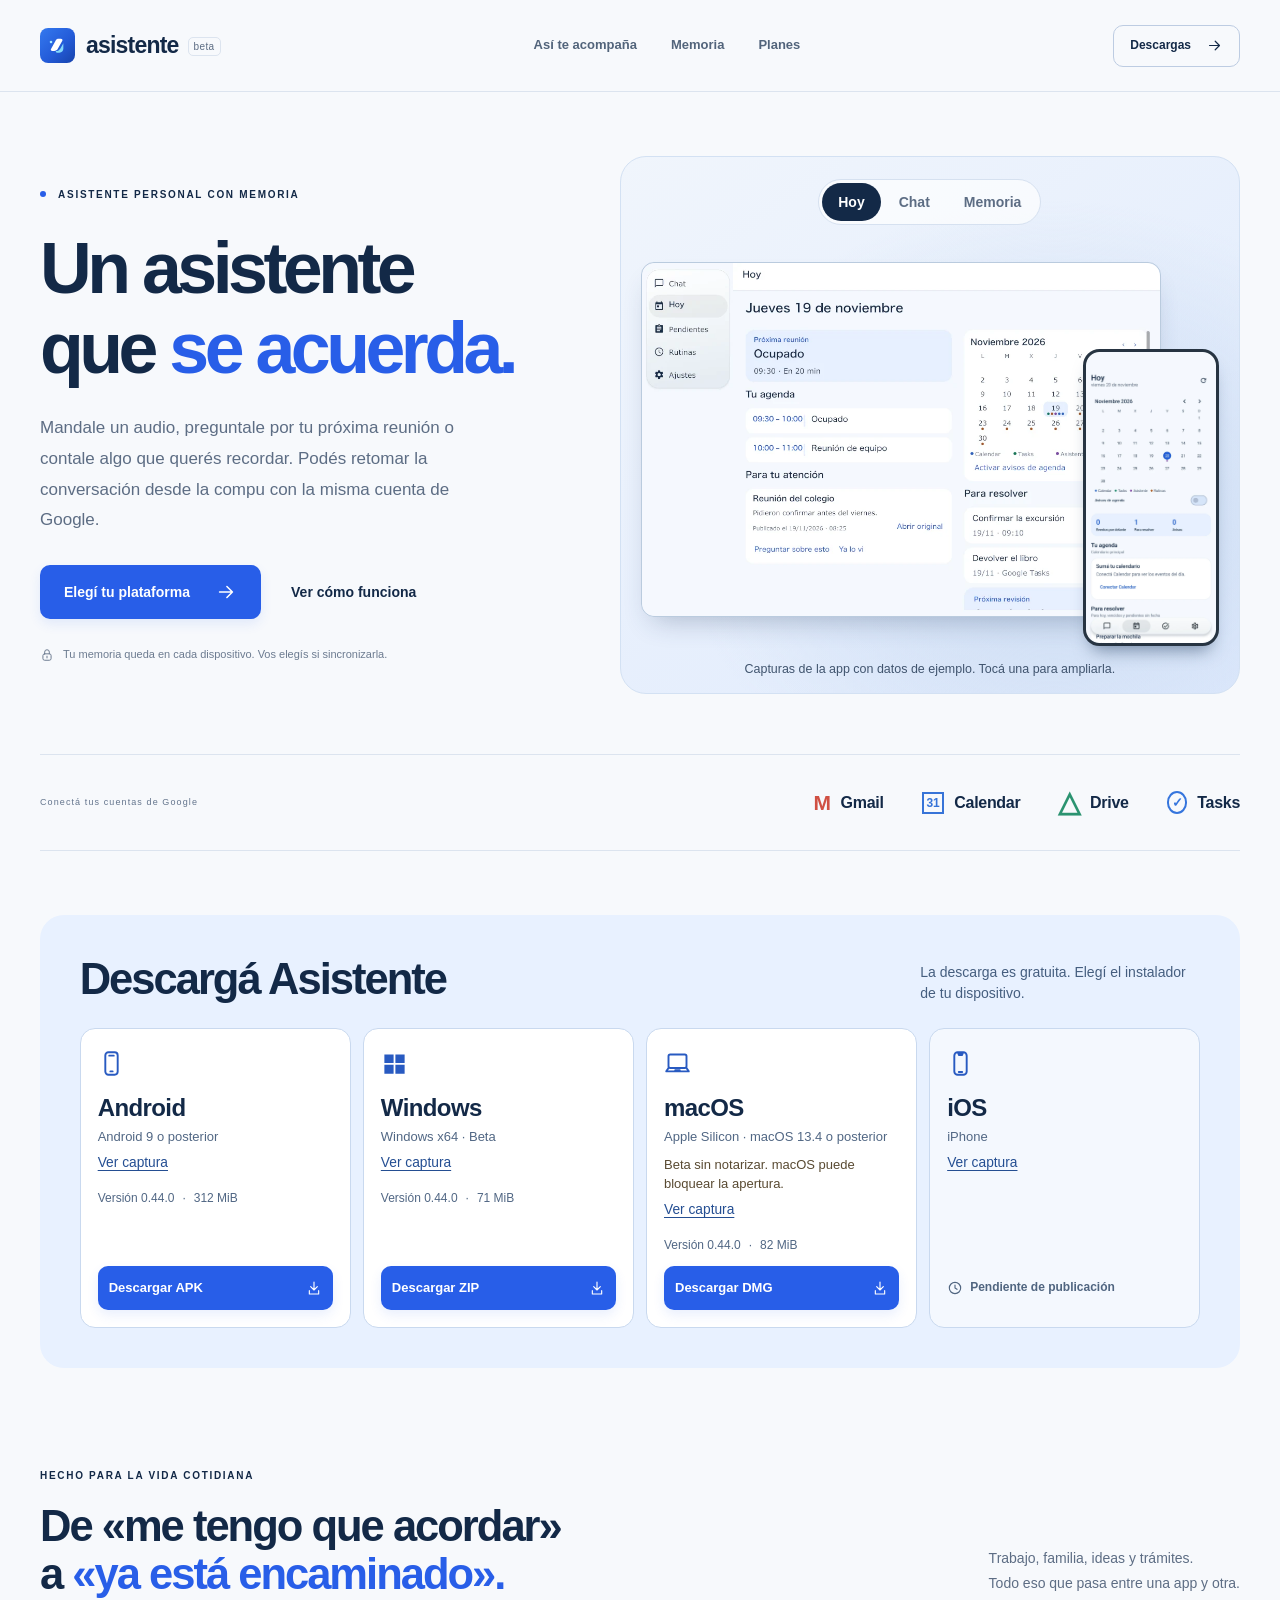
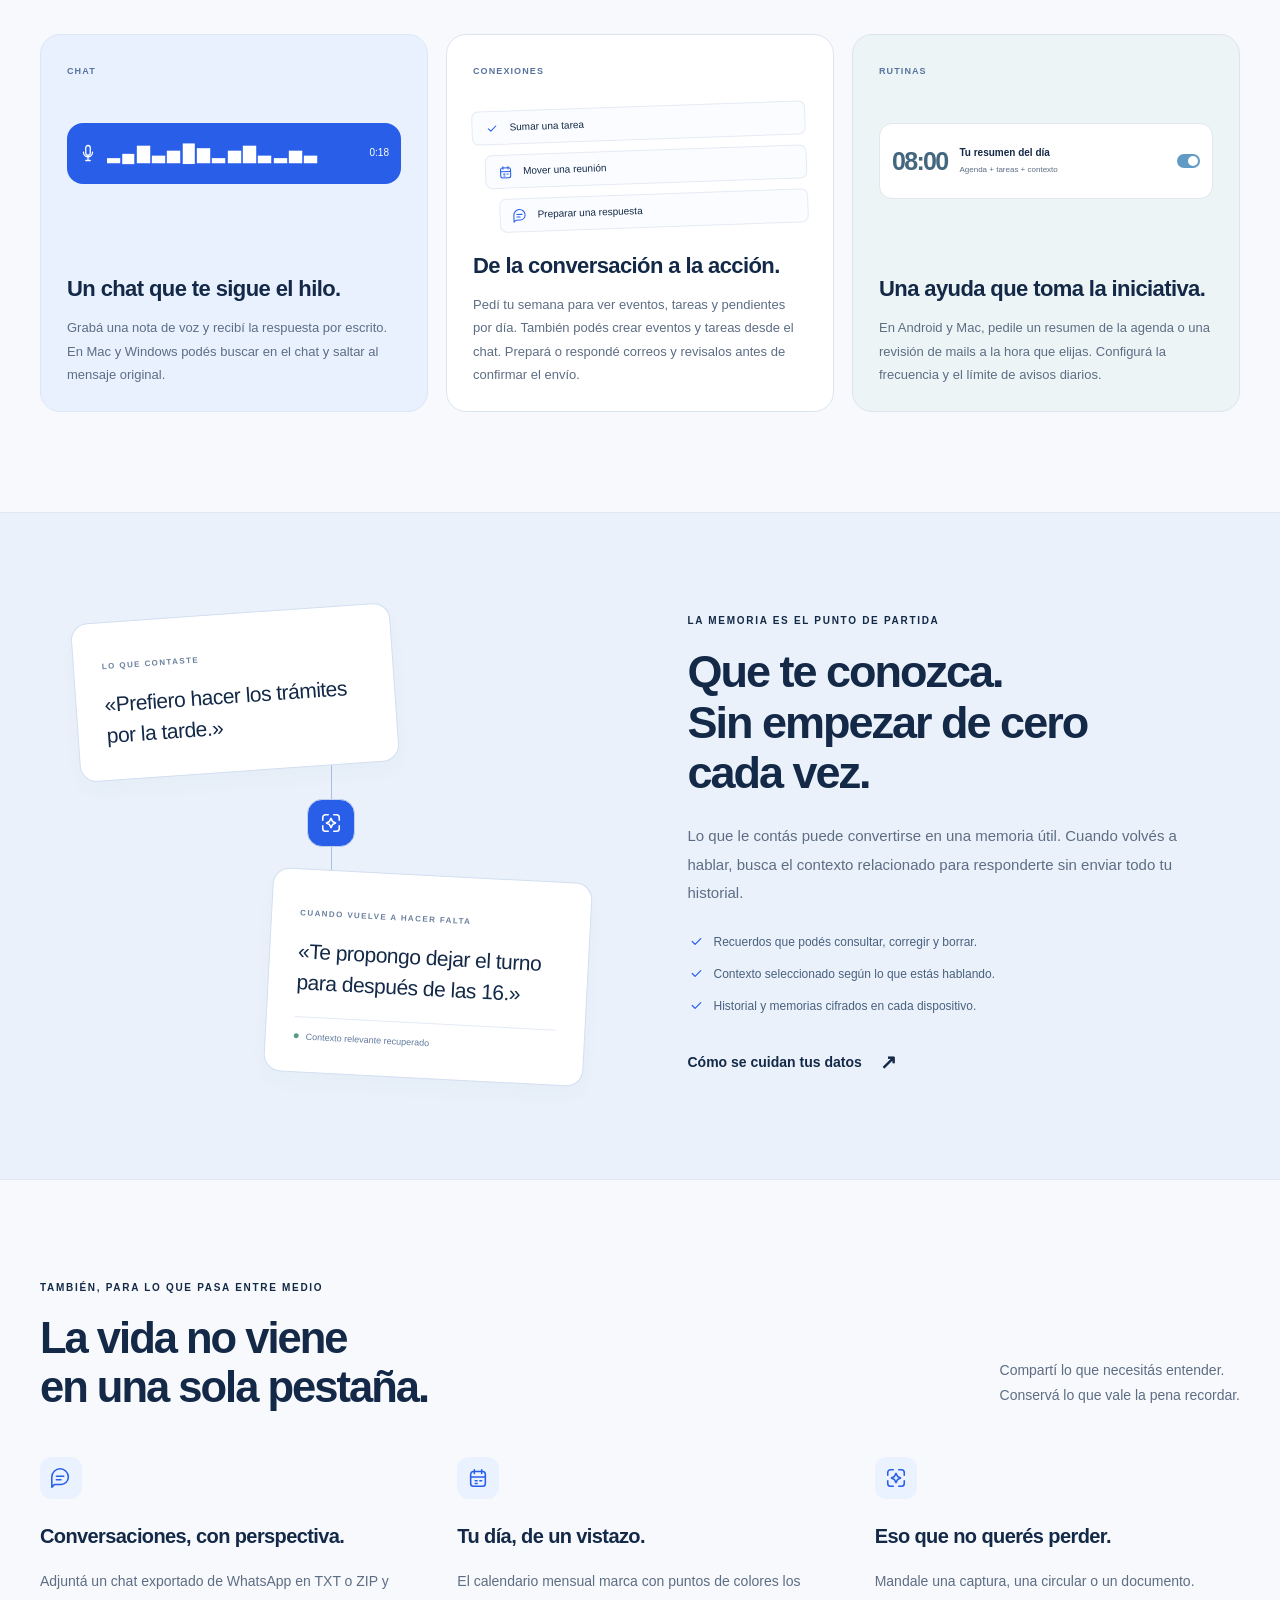
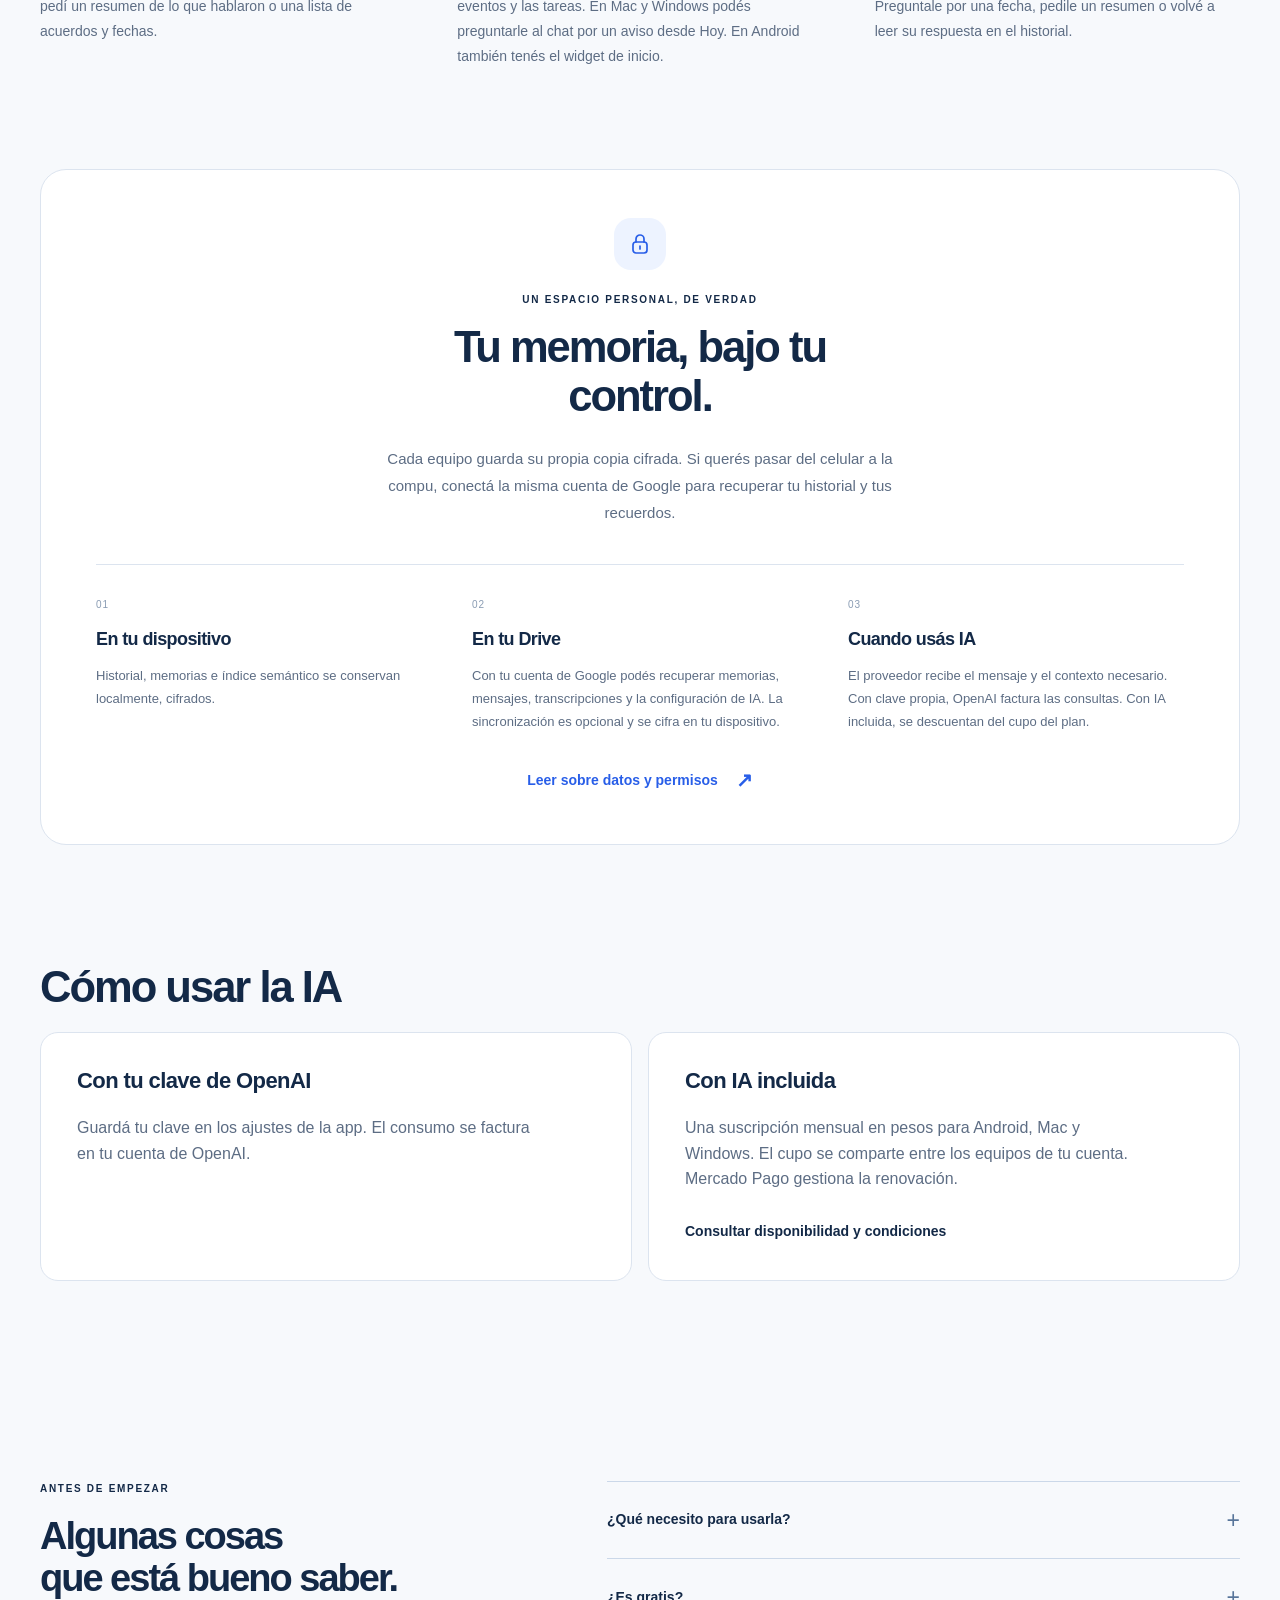
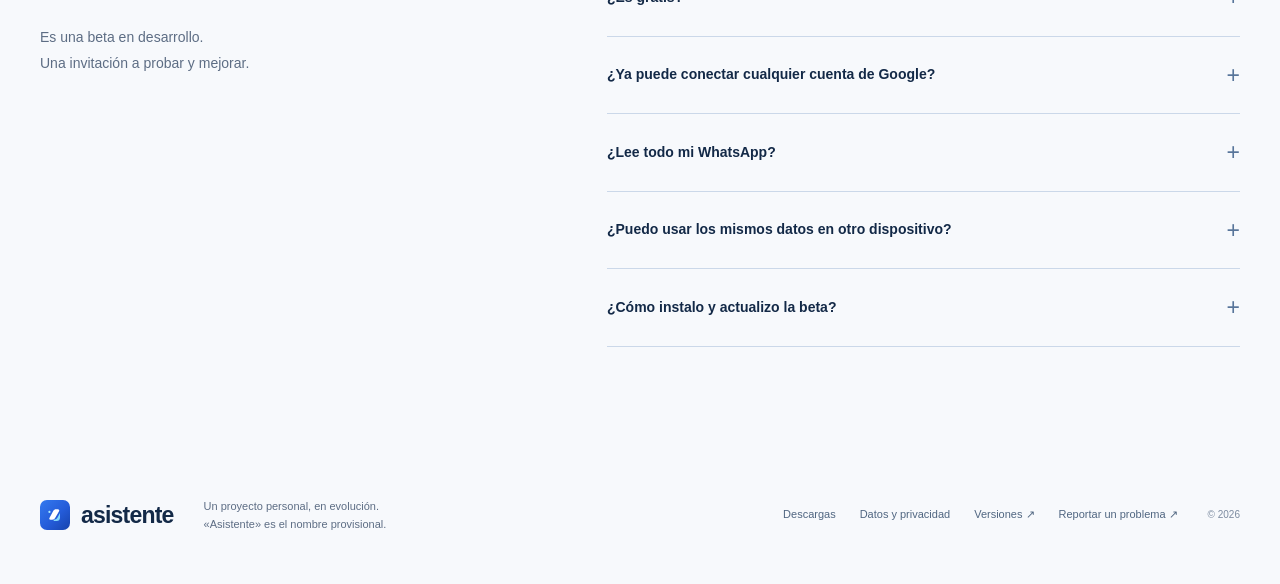
<file: docs/index.html>
<!doctype html>
<html lang="es-AR">
<head>
  <meta charset="UTF-8"><meta name="viewport" content="width=device-width, initial-scale=1">
  <meta name="theme-color" content="#f7f9fc">
  <title>Asistente · Chat con memoria y agenda personal</title>
  <meta name="description" content="Tu asistente personal con memoria, chat y agenda. Descargá la beta para Android, Windows o Mac con Apple Silicon. La versión de iPhone está en preparación.">
  <meta property="og:title" content="Asistente · Tu agenda y un chat con memoria">
  <meta property="og:description" content="Retomá tus conversaciones y recuerdos desde el celular o la compu. Encontrá la versión de Asistente para tu dispositivo.">
  <link rel="canonical" href="https://asistente-android-marotte.miniapricot1.chatgpt.site/"><meta property="og:url" content="https://asistente-android-marotte.miniapricot1.chatgpt.site/"><meta property="og:type" content="website"><meta property="og:locale" content="es_AR">
  <link rel="icon" href="assets/symbol.svg" type="image/svg+xml"><link rel="stylesheet" href="styles.css">
  <script src="app.js" defer></script>
</head>
<body>
<a class="skip" href="#contenido">Ir al contenido</a>
<svg class="icon-library" xmlns="http://www.w3.org/2000/svg" aria-hidden="true"><defs>
  <symbol id="arrow" viewBox="0 0 24 24"><path d="M5 12h14m-6-6 6 6-6 6"/></symbol>
  <symbol id="download" viewBox="0 0 24 24"><path d="M12 3v12m-5-5 5 5 5-5M5 16v5h14v-5"/></symbol>
  <symbol id="calendar" viewBox="0 0 24 24"><rect x="4" y="5" width="16" height="16" rx="3"/><path d="M8 3v4m8-4v4M4 11h16m-11 4h2m3 0h2m-7 3h2"/></symbol>
  <symbol id="check" viewBox="0 0 24 24"><path d="m6 12 4 4 8-8"/></symbol>
  <symbol id="lock" viewBox="0 0 24 24"><rect x="5" y="10" width="14" height="11" rx="3"/><path d="M8 10V7a4 4 0 0 1 8 0v3m-4 4v3"/></symbol>
  <symbol id="chat" viewBox="0 0 24 24"><path d="M20 11a8 8 0 0 1-8 8H5l-3 3V11a9 9 0 0 1 18 0Z"/><path d="M7 10h8m-8 4h5"/></symbol>
  <symbol id="memory" viewBox="0 0 24 24"><path d="M9 3H6a3 3 0 0 0-3 3v3m12-6h3a3 3 0 0 1 3 3v3M3 15v3a3 3 0 0 0 3 3h3m12-6v3a3 3 0 0 1-3 3h-3"/><path d="m12 7 1.7 3.3L17 12l-3.3 1.7L12 17l-1.7-3.3L7 12l3.3-1.7Z"/></symbol>
  <symbol id="mic" viewBox="0 0 24 24"><rect x="9" y="2" width="6" height="13" rx="3"/><path d="M6 11a6 6 0 0 0 12 0m-6 6v5m-3 0h6"/></symbol>
  <symbol id="bell" viewBox="0 0 24 24"><path d="M5 16v-5a7 7 0 0 1 14 0v5l2 3H3l2-3m5 6h4"/></symbol>
  <symbol id="platform-phone" viewBox="0 0 24 24"><rect x="6.5" y="2" width="11" height="20" rx="2.8"/><path d="M10 5h4m-3 14h2"/></symbol>
  <symbol id="platform-windows" viewBox="0 0 24 24"><path fill="currentColor" stroke="none" d="M3 4h8.2v7.6H3zm9.8 0H21v7.6h-8.2zM3 13.2h8.2V21H3zm9.8 0H21V21h-8.2z"/></symbol>
  <symbol id="platform-mac" viewBox="0 0 24 24"><rect x="4" y="4" width="16" height="12" rx="1.5"/><path d="m4 16-2 3h20l-2-3m-10 2h4"/></symbol>
  <symbol id="platform-iphone" viewBox="0 0 24 24"><rect x="6.5" y="2" width="11" height="20" rx="3"/><path d="M10 3h4l-.7 1.4h-2.6zm.5 16.5h3"/></symbol>
  <symbol id="clock" viewBox="0 0 24 24"><circle cx="12" cy="12" r="8.5"/><path d="M12 7.5V12l3 2"/></symbol>
</defs></svg>
<header class="site-header">
  <a class="brand" href="#inicio" aria-label="Asistente, inicio"><img src="assets/symbol.svg" width="35" height="35" alt=""><span>asistente<span class="brand-beta">beta</span></span></a>
  <nav aria-label="Principal"><a href="#como-funciona">Así te acompaña</a><a href="#memoria">Memoria</a><a href="#planes">Planes</a></nav>
  <a class="button button-small button-outline" href="#descargar">Descargas <svg><use href="#arrow"/></svg></a>
</header>
<main id="contenido">
<section class="hero section-shell" id="inicio">
  <div class="hero-copy">
    <span class="eyebrow"><span class="status-dot"></span> ASISTENTE PERSONAL CON MEMORIA</span>
    <h1>Un asistente<br>que <span>se acuerda.</span></h1>
    <p class="hero-intro">Mandale un audio, preguntale por tu próxima reunión o contale algo que querés recordar. Podés retomar la conversación desde la compu con la misma cuenta de Google.</p>
    <div class="hero-actions"><a class="button button-primary" href="#descargar">Elegí tu plataforma <svg><use href="#arrow"/></svg></a><a class="text-link" href="#como-funciona">Ver cómo funciona</a></div>
    <div class="hero-note"><svg><use href="#lock"/></svg><span>Tu memoria queda en cada dispositivo. Vos elegís si sincronizarla.</span></div>
  </div>
  <div class="capture-gallery" aria-label="Capturas de Asistente">
    <div class="capture-tabs" role="tablist" aria-label="Elegir pantalla"><button type="button" role="tab" id="tab-hoy" aria-selected="true" aria-controls="demo-hoy" tabindex="0">Hoy</button><button type="button" role="tab" id="tab-chat" aria-selected="false" aria-controls="demo-chat" tabindex="-1">Chat</button><button type="button" role="tab" id="tab-memoria" aria-selected="false" aria-controls="demo-memoria" tabindex="-1">Memoria</button></div>
    <div id="demo-hoy" class="capture-panel two-screens" role="tabpanel" aria-labelledby="tab-hoy"><a class="desktop-shot" href="assets/mac-hoy.webp" aria-label="Ampliar Hoy en Mac"><img src="assets/mac-hoy.webp" width="1000" height="680" alt="Hoy en Mac con la próxima reunión, los avisos y el calendario del mes" decoding="async"></a><a class="pocket-shot" href="assets/android-hoy.webp" aria-label="Ampliar Hoy en Android"><img src="assets/android-hoy.webp" width="600" height="1347" alt="Hoy en Android con calendario y barra flotante" decoding="async"></a></div><div id="demo-chat" class="capture-panel two-screens" role="tabpanel" aria-labelledby="tab-chat" hidden><a class="desktop-shot" href="assets/mac-chat.webp" aria-label="Ampliar Chat en Mac"><img src="assets/mac-chat.webp" width="1000" height="680" alt="Resumen semanal en el chat de Mac, con eventos, tareas y pendientes agrupados por día" decoding="async"></a><a class="pocket-shot" href="assets/android-chat.webp" aria-label="Ampliar Chat en Android"><img src="assets/android-chat.webp" width="600" height="1347" alt="Chat con respuesta de Luna y su contexto en Android" decoding="async"></a></div><div id="demo-memoria" class="capture-panel" role="tabpanel" aria-labelledby="tab-memoria" hidden><a class="desktop-shot" href="assets/mac-memoria.webp" aria-label="Ampliar Memoria en Mac"><img src="assets/mac-memoria.webp" width="1000" height="680" alt="Lista de recuerdos guardados con búsqueda en Mac" decoding="async"></a></div>
    <p class="capture-caption">Capturas de la app con datos de ejemplo. Tocá una para ampliarla.</p>
  </div>
  <dialog class="capture-dialog" aria-label="Captura ampliada"><button type="button" autofocus>Cerrar</button><img alt=""></dialog>
</section>
<div class="connector-strip section-shell"><span>Conectá tus cuentas de Google</span><div class="connector-names" aria-label="Conectores disponibles"><span><b class="google-mail">M</b>Gmail</span><span><b class="google-calendar">31</b>Calendar</span><span><b class="google-drive">△</b>Drive</span><span><b class="google-tasks">✓</b>Tasks</span></div></div>
<section class="downloads section-shell" id="descargar" aria-labelledby="downloads-heading">
  <div class="downloads-heading">
    <h2 id="downloads-heading">Descargá Asistente</h2>
    <p>La descarga es gratuita. Elegí el instalador de tu dispositivo.</p>
  </div>
  <div class="platform-grid">
    <article class="platform-card" aria-labelledby="platform-android-heading">
      <svg class="platform-icon" aria-hidden="true"><use href="#platform-phone"/></svg>
      <h3 id="platform-android-heading">Android</h3>
      <p>Android 9 o posterior</p>
      <a class="platform-preview" href="assets/android-hoy.webp" aria-label="Ver captura de Hoy en Android">Ver captura</a>
      <div class="platform-meta"><span data-version>Versión 0.44.0</span><span data-size>312 MiB</span></div>
      <a class="button button-primary apk-link" aria-label="Descargar APK para Android" href="https://github.com/marottejm/asistente-android/releases/download/v0.44.0/asistente-0.44.0.apk">Descargar APK <svg aria-hidden="true"><use href="#download"/></svg></a>
    </article>
    <article class="platform-card" aria-labelledby="platform-windows-heading">
      <svg class="platform-icon" aria-hidden="true"><use href="#platform-windows"/></svg>
      <h3 id="platform-windows-heading">Windows</h3>
      <p>Windows x64 · Beta</p>
      <a class="platform-preview" href="assets/windows-hoy.webp" aria-label="Ver captura de Hoy en Windows">Ver captura</a>
      <div class="platform-meta"><span>Versión 0.44.0</span><span>71 MiB</span></div>
      <a class="button button-primary" aria-label="Descargar ZIP para Windows x64" href="https://github.com/marottejm/asistente-android/releases/download/v0.44.0/asistente-windows-x64-0.44.0.zip">Descargar ZIP <svg aria-hidden="true"><use href="#download"/></svg></a>
    </article>
    <article class="platform-card" aria-labelledby="platform-mac-heading">
      <svg class="platform-icon" aria-hidden="true"><use href="#platform-mac"/></svg>
      <h3 id="platform-mac-heading">macOS</h3>
      <p>Apple Silicon · macOS 13.4 o posterior</p>
      <p class="mac-beta-note" id="mac-beta-note">Beta sin notarizar. macOS puede bloquear la apertura.</p>
      <a class="platform-preview" href="assets/mac-hoy.webp" aria-label="Ver captura de Hoy en Mac">Ver captura</a>
      <div class="platform-meta"><span>Versión 0.44.0</span><span>82 MiB</span></div>
      <a class="button button-primary" aria-label="Descargar DMG para Mac con Apple Silicon" aria-describedby="mac-beta-note" href="https://github.com/marottejm/asistente-android/releases/download/v0.44.0/asistente-macos-arm64-0.44.0.dmg">Descargar DMG <svg aria-hidden="true"><use href="#download"/></svg></a>
    </article>
    <article class="platform-card pending" aria-labelledby="platform-ios-heading">
      <svg class="platform-icon" aria-hidden="true"><use href="#platform-iphone"/></svg>
      <h3 id="platform-ios-heading">iOS</h3>
      <p>iPhone</p>
      <a class="platform-preview" href="assets/ios-chat.webp" aria-label="Ver el chat en el simulador de iPhone">Ver captura</a>
      <span class="platform-status"><svg aria-hidden="true"><use href="#clock"/></svg>Pendiente de publicación</span>
    </article>
  </div>
</section>
<section class="how section-shell section-space" id="como-funciona">
  <div class="section-heading"><div><span class="eyebrow">HECHO PARA LA VIDA COTIDIANA</span><h2>De «me tengo que acordar»<br>a <em>«ya está encaminado».</em></h2></div><p>Trabajo, familia, ideas y trámites.<br>Todo eso que pasa entre una app y otra.</p></div>
  <div class="feature-grid">
    <article class="feature feature-blue"><span class="feature-index">CHAT</span><div class="voice-illustration" aria-hidden="true"><svg><use href="#mic"/></svg><span class="waveform">▂ ▄ ▇ ▃ ▅ █ ▆ ▂ ▅ ▇ ▃ ▂ ▅ ▃</span><span>0:18</span></div><h3>Un chat que te sigue el hilo.</h3><p>Grabá una nota de voz y recibí la respuesta por escrito. En Mac y Windows podés buscar en el chat y saltar al mensaje original.</p></article>
    <article class="feature feature-white"><span class="feature-index">CONEXIONES</span><div class="mini-agenda"><span><svg><use href="#check"/></svg> Sumar una tarea</span><span><svg><use href="#calendar"/></svg> Mover una reunión</span><span><svg><use href="#chat"/></svg> Preparar una respuesta</span></div><h3>De la conversación a la acción.</h3><p>Pedí tu semana para ver eventos, tareas y pendientes por día. También podés crear eventos y tareas desde el chat. Prepará o respondé correos y revisalos antes de confirmar el envío.</p></article>
    <article class="feature feature-pale"><span class="feature-index">RUTINAS</span><div class="routine-illustration"><span class="routine-time">08:00</span><div><strong>Tu resumen del día</strong><span>Agenda + tareas + contexto</span></div><span class="routine-on" aria-hidden="true"></span></div><h3>Una ayuda que toma la iniciativa.</h3><p>En Android y Mac, pedile un resumen de la agenda o una revisión de mails a la hora que elijas. Configurá la frecuencia y el límite de avisos diarios.</p></article>
  </div>
</section>
<section class="memory-section" id="memoria"><div class="section-shell memory-layout">
  <div class="memory-art" aria-hidden="true"><div class="memory-thread"></div><div class="memory-fragment"><span>LO QUE CONTASTE</span><p>«Prefiero hacer los trámites<br>por la tarde.»</p></div><div class="memory-node"><svg><use href="#memory"/></svg></div><div class="memory-fragment memory-result"><span>CUANDO VUELVE A HACER FALTA</span><p>«Te propongo dejar el turno<br>para después de las 16.»</p><div class="memory-used"><span></span> Contexto relevante recuperado</div></div></div>
  <div class="memory-copy"><span class="eyebrow">LA MEMORIA ES EL PUNTO DE PARTIDA</span><h2>Que te conozca.<br>Sin empezar de cero<br>cada vez.</h2><p>Lo que le contás puede convertirse en una memoria útil. Cuando volvés a hablar, busca el contexto relacionado para responderte sin enviar todo tu historial.</p><ul class="check-list"><li><svg><use href="#check"/></svg>Recuerdos que podés consultar, corregir y borrar.</li><li><svg><use href="#check"/></svg>Contexto seleccionado según lo que estás hablando.</li><li><svg><use href="#check"/></svg>Historial y memorias cifrados en cada dispositivo.</li></ul><a class="text-link" href="privacidad.html">Cómo se cuidan tus datos <span>↗</span></a></div>
</div></section>
<section class="more section-shell section-space"><div class="section-heading"><div><span class="eyebrow">TAMBIÉN, PARA LO QUE PASA ENTRE MEDIO</span><h2>La vida no viene<br>en una sola pestaña.</h2></div><p>Compartí lo que necesitás entender.<br>Conservá lo que vale la pena recordar.</p></div><div class="detail-grid"><article><span class="detail-icon"><svg><use href="#chat"/></svg></span><h3>Conversaciones, con perspectiva.</h3><p>Adjuntá un chat exportado de WhatsApp en TXT o ZIP y pedí un resumen de lo que hablaron o una lista de acuerdos y fechas.</p></article><article><span class="detail-icon"><svg><use href="#calendar"/></svg></span><h3>Tu día, de un vistazo.</h3><p>El calendario mensual marca con puntos de colores los eventos y las tareas. En Mac y Windows podés preguntarle al chat por un aviso desde Hoy. En Android también tenés el widget de inicio.</p></article><article><span class="detail-icon"><svg><use href="#memory"/></svg></span><h3>Eso que no querés perder.</h3><p>Mandale una captura, una circular o un documento. Preguntale por una fecha, pedile un resumen o volvé a leer su respuesta en el historial.</p></article></div></section>
<section class="privacy-section section-shell" id="privacidad"><div class="privacy-top"><div class="privacy-symbol"><svg><use href="#lock"/></svg></div><span class="eyebrow">UN ESPACIO PERSONAL, DE VERDAD</span><h2>Tu memoria, bajo tu control.</h2><p>Cada equipo guarda su propia copia cifrada. Si querés pasar del celular a la compu, conectá la misma cuenta de Google para recuperar tu historial y tus recuerdos.</p></div><div class="privacy-columns"><article><span>01</span><h3>En tu dispositivo</h3><p>Historial, memorias e índice semántico se conservan localmente, cifrados.</p></article><article><span>02</span><h3>En tu Drive</h3><p>Con tu cuenta de Google podés recuperar memorias, mensajes, transcripciones y la configuración de IA. La sincronización es opcional y se cifra en tu dispositivo.</p></article><article><span>03</span><h3>Cuando usás IA</h3><p>El proveedor recibe el mensaje y el contexto necesario. Con clave propia, OpenAI factura las consultas. Con IA incluida, se descuentan del cupo del plan.</p></article></div><a href="privacidad.html" class="text-link">Leer sobre datos y permisos <span>↗</span></a></section>
<section class="plan-section section-shell section-space" id="planes" aria-labelledby="plan-title">
  <div class="section-heading"><div><h2 id="plan-title">Cómo usar la IA</h2></div></div>
  <div class="plan-options">
    <article><h3>Con tu clave de OpenAI</h3><p>Guardá tu clave en los ajustes de la app. El consumo se factura en tu cuenta de OpenAI.</p></article>
    <article><h3>Con IA incluida</h3><p>Una suscripción mensual en pesos para Android, Mac y Windows. El cupo se comparte entre los equipos de tu cuenta. Mercado Pago gestiona la renovación.</p><a class="text-link" href="https://asistente-plan-877145749017.southamerica-east1.run.app/">Consultar disponibilidad y condiciones</a></article>
  </div>
</section>
<section class="faq section-shell section-space" id="preguntas"><div><span class="eyebrow">ANTES DE EMPEZAR</span><h2>Algunas cosas<br>que está bueno saber.</h2><p>Es una beta en desarrollo.<br>Una invitación a probar y mejorar.</p></div><div class="faq-items">
  <details><summary>¿Qué necesito para usarla?<span>+</span></summary><div><p>Podés usar la beta en Android 9 o posterior, Windows x64 y Mac con chip Apple Silicon y macOS 13.4 o posterior. Para conversar y analizar archivos podés usar tu clave de OpenAI. Consultá la disponibilidad de la modalidad con IA incluida en la ficha del plan. La versión para iPhone está pendiente de publicación.</p></div></details>
  <details><summary>¿Es gratis?<span>+</span></summary><div><p>La descarga es gratuita. Hoy podés usar tu propia clave de OpenAI y pagar el consumo a ese proveedor. La app muestra el precio y la disponibilidad de la suscripción en Ajustes → Cuenta → Mi plan y modalidad de IA. <a href="https://asistente-plan-877145749017.southamerica-east1.run.app/">Consultar el plan</a>.</p></div></details>
  <details><summary>¿Ya puede conectar cualquier cuenta de Google?<span>+</span></summary><div><p>Podés iniciar sesión con Google o con un correo verificado desde Ajustes → Cuenta. Para recuperar tus recuerdos en otro equipo, autorizá tu Google Drive. Gmail, Calendar y Tasks te piden permiso la primera vez que los conectás en cada equipo. Google puede limitar el acceso a permisos pendientes de verificación. El chat con tu propia clave también funciona sin conectar una cuenta de Google.</p></div></details>
  <details><summary>¿Lee todo mi WhatsApp?<span>+</span></summary><div><p>No accede directamente a tu historial de WhatsApp. Podés importar un chat exportado en TXT/ZIP y, de forma opcional, permitirle analizar las notificaciones que Android le entregue. Los mensajes no recibidos, los borrados y los medios omitidos quedan fuera de ese alcance.</p></div></details>
  <details><summary>¿Puedo usar los mismos datos en otro dispositivo?<span>+</span></summary><div><p>Empezá en el dispositivo que ya tiene tus datos. En Ajustes → Cuenta, elegí tu cuenta y esperá que termine la primera sincronización. Después entrá con la misma cuenta en el otro equipo. Recuperás memorias, conversaciones, transcripciones y tu clave personal de IA. Los cambios se combinan mientras las aplicaciones están abiertas. Las copias antiguas con frase se pueden migrar desde el teléfono que conserva los datos.</p></div></details>
  <details><summary>¿Cómo instalo y actualizo la beta?<span>+</span></summary><div><p><strong>Android.</strong> Descargá el APK y abrilo. Si el sistema lo pide, permití la instalación desde tu navegador. Si ya usás la app, actualizala desde Ajustes → Actualizaciones para conservar tus datos.</p><p><strong>Windows.</strong> Descargá el ZIP y extraé la carpeta completa. Abrí <code>Asistente.exe</code> desde esa carpeta, junto a sus bibliotecas. Para actualizar, cerrá la app y abrí el ejecutable de la nueva versión.</p><p><strong>Mac.</strong> Abrí el DMG y arrastrá Asistente a Aplicaciones. Para actualizar, cerrá la versión anterior antes de reemplazarla. Esta beta todavía está sin notarizar y macOS puede bloquear su apertura.</p></div></details>
</div></section>

</main>
<footer class="site-footer section-shell"><a class="brand" href="#inicio"><img src="assets/symbol.svg" alt="" width="30" height="30"><span>asistente</span></a><p>Un proyecto personal, en evolución.<br>«Asistente» es el nombre provisional.</p><div><a href="#descargar">Descargas</a><a href="privacidad.html">Datos y privacidad</a><a href="https://github.com/marottejm/asistente-android/releases" target="_blank" rel="noopener">Versiones ↗</a><a href="https://github.com/marottejm/asistente-android/issues" target="_blank" rel="noopener">Reportar un problema ↗</a></div><span class="footer-year">© 2026</span></footer>
</body></html>
</file>
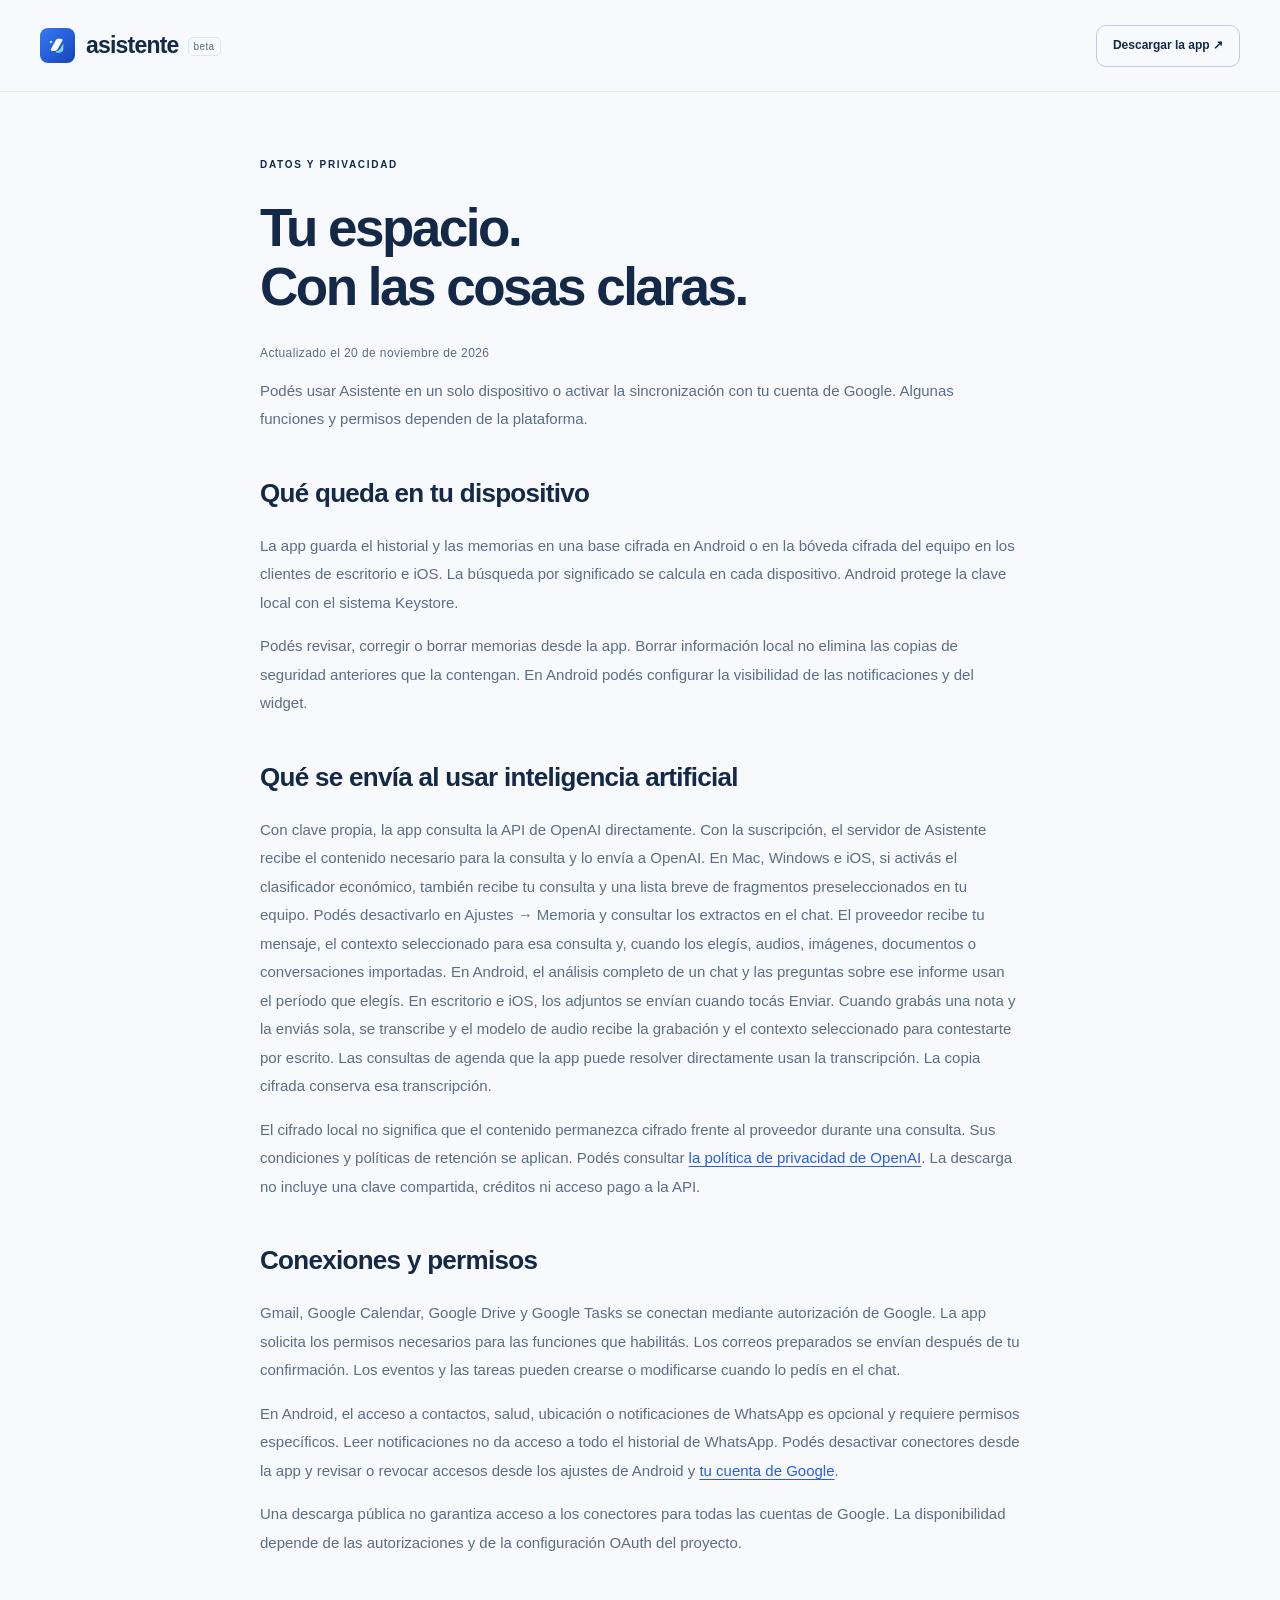
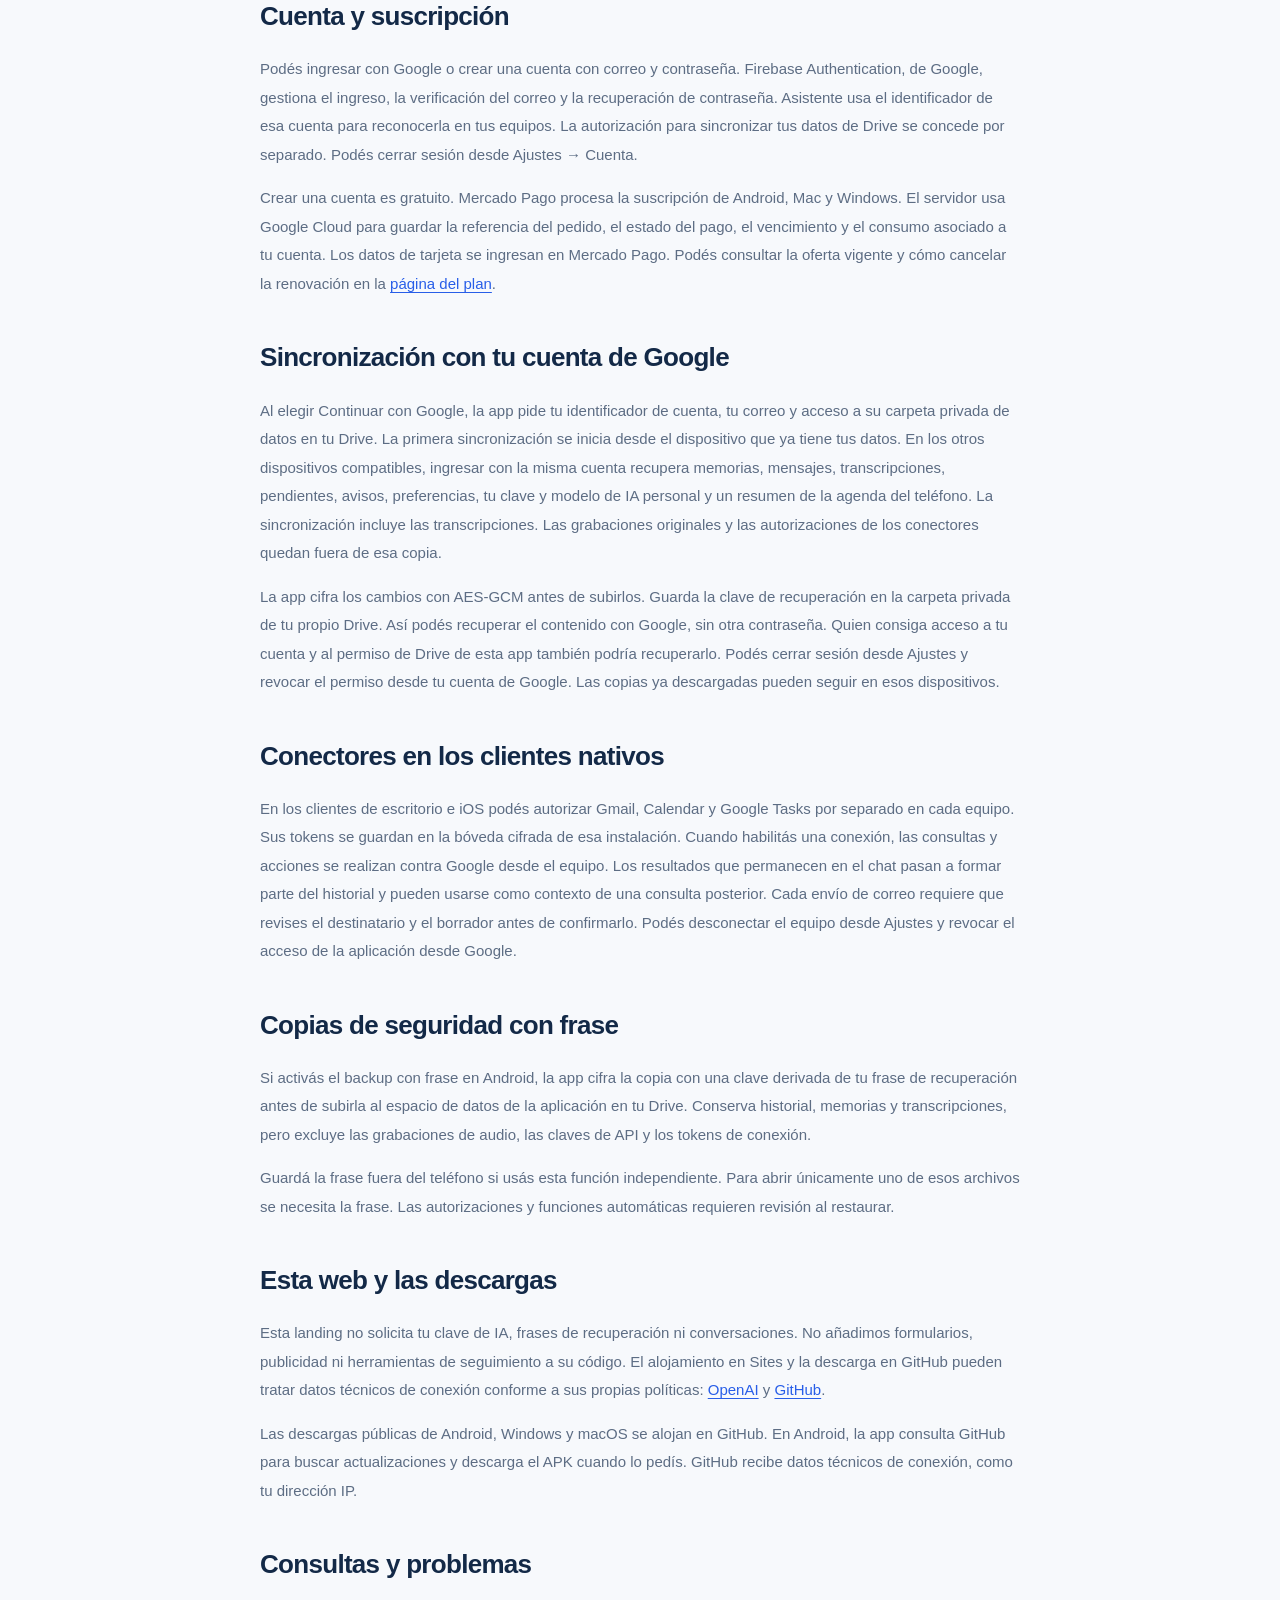
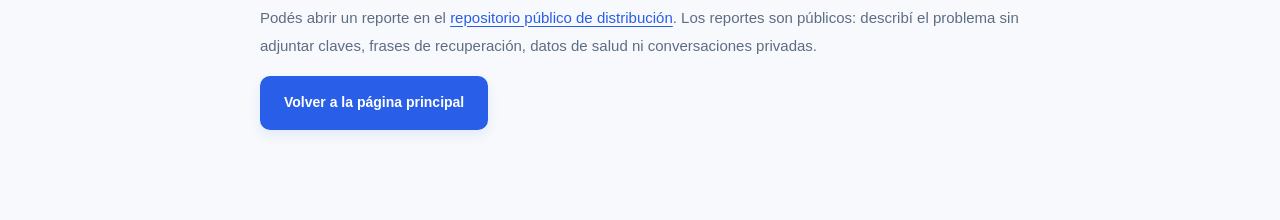
<file: docs/privacidad.html>
<!doctype html><html lang="es-AR"><head><meta charset="UTF-8"><meta name="viewport" content="width=device-width, initial-scale=1"><meta name="theme-color" content="#f7f9fc"><title>Datos y privacidad — Asistente</title><meta name="description" content="Cómo trata Asistente tus memorias, conversaciones, conexiones y copias cifradas."><link rel="icon" href="assets/symbol.svg" type="image/svg+xml"><link rel="stylesheet" href="styles.css"></head><body>
<a class="skip" href="#contenido">Ir al contenido</a><header class="site-header"><a class="brand" href="index.html"><img src="assets/symbol.svg" alt="" width="35" height="35"><span>asistente<span class="brand-beta">beta</span></span></a><a class="button button-small button-outline" href="index.html#descargar">Descargar la app ↗</a></header>
<main id="contenido" class="privacy-page section-shell"><span class="eyebrow">DATOS Y PRIVACIDAD</span><h1>Tu espacio.<br>Con las cosas claras.</h1><p class="date-line">Actualizado el 20 de noviembre de 2026</p><p>Podés usar Asistente en un solo dispositivo o activar la sincronización con tu cuenta de Google. Algunas funciones y permisos dependen de la plataforma.</p>
<h2>Qué queda en tu dispositivo</h2><p>La app guarda el historial y las memorias en una base cifrada en Android o en la bóveda cifrada del equipo en los clientes de escritorio e iOS. La búsqueda por significado se calcula en cada dispositivo. Android protege la clave local con el sistema Keystore.</p><p>Podés revisar, corregir o borrar memorias desde la app. Borrar información local no elimina las copias de seguridad anteriores que la contengan. En Android podés configurar la visibilidad de las notificaciones y del widget.</p>
<h2>Qué se envía al usar inteligencia artificial</h2><p>Con clave propia, la app consulta la API de OpenAI directamente. Con la suscripción, el servidor de Asistente recibe el contenido necesario para la consulta y lo envía a OpenAI. En Mac, Windows e iOS, si activás el clasificador económico, también recibe tu consulta y una lista breve de fragmentos preseleccionados en tu equipo. Podés desactivarlo en Ajustes → Memoria y consultar los extractos en el chat. El proveedor recibe tu mensaje, el contexto seleccionado para esa consulta y, cuando los elegís, audios, imágenes, documentos o conversaciones importadas. En Android, el análisis completo de un chat y las preguntas sobre ese informe usan el período que elegís. En escritorio e iOS, los adjuntos se envían cuando tocás Enviar. Cuando grabás una nota y la enviás sola, se transcribe y el modelo de audio recibe la grabación y el contexto seleccionado para contestarte por escrito. Las consultas de agenda que la app puede resolver directamente usan la transcripción. La copia cifrada conserva esa transcripción.</p><p>El cifrado local no significa que el contenido permanezca cifrado frente al proveedor durante una consulta. Sus condiciones y políticas de retención se aplican. Podés consultar <a href="https://openai.com/policies/privacy-policy/">la política de privacidad de OpenAI</a>. La descarga no incluye una clave compartida, créditos ni acceso pago a la API.</p>
<h2>Conexiones y permisos</h2><p>Gmail, Google Calendar, Google Drive y Google Tasks se conectan mediante autorización de Google. La app solicita los permisos necesarios para las funciones que habilitás. Los correos preparados se envían después de tu confirmación. Los eventos y las tareas pueden crearse o modificarse cuando lo pedís en el chat.</p><p>En Android, el acceso a contactos, salud, ubicación o notificaciones de WhatsApp es opcional y requiere permisos específicos. Leer notificaciones no da acceso a todo el historial de WhatsApp. Podés desactivar conectores desde la app y revisar o revocar accesos desde los ajustes de Android y <a href="https://myaccount.google.com/connections">tu cuenta de Google</a>.</p><p>Una descarga pública no garantiza acceso a los conectores para todas las cuentas de Google. La disponibilidad depende de las autorizaciones y de la configuración OAuth del proyecto.</p>
<h2>Cuenta y suscripción</h2><p>Podés ingresar con Google o crear una cuenta con correo y contraseña. Firebase Authentication, de Google, gestiona el ingreso, la verificación del correo y la recuperación de contraseña. Asistente usa el identificador de esa cuenta para reconocerla en tus equipos. La autorización para sincronizar tus datos de Drive se concede por separado. Podés cerrar sesión desde Ajustes → Cuenta.</p><p>Crear una cuenta es gratuito. Mercado Pago procesa la suscripción de Android, Mac y Windows. El servidor usa Google Cloud para guardar la referencia del pedido, el estado del pago, el vencimiento y el consumo asociado a tu cuenta. Los datos de tarjeta se ingresan en Mercado Pago. Podés consultar la oferta vigente y cómo cancelar la renovación en la <a href="https://asistente-plan-877145749017.southamerica-east1.run.app/">página del plan</a>.</p><h2>Sincronización con tu cuenta de Google</h2><p>Al elegir Continuar con Google, la app pide tu identificador de cuenta, tu correo y acceso a su carpeta privada de datos en tu Drive. La primera sincronización se inicia desde el dispositivo que ya tiene tus datos. En los otros dispositivos compatibles, ingresar con la misma cuenta recupera memorias, mensajes, transcripciones, pendientes, avisos, preferencias, tu clave y modelo de IA personal y un resumen de la agenda del teléfono. La sincronización incluye las transcripciones. Las grabaciones originales y las autorizaciones de los conectores quedan fuera de esa copia.</p><p>La app cifra los cambios con AES-GCM antes de subirlos. Guarda la clave de recuperación en la carpeta privada de tu propio Drive. Así podés recuperar el contenido con Google, sin otra contraseña. Quien consiga acceso a tu cuenta y al permiso de Drive de esta app también podría recuperarlo. Podés cerrar sesión desde Ajustes y revocar el permiso desde tu cuenta de Google. Las copias ya descargadas pueden seguir en esos dispositivos.</p><h2>Conectores en los clientes nativos</h2><p>En los clientes de escritorio e iOS podés autorizar Gmail, Calendar y Google Tasks por separado en cada equipo. Sus tokens se guardan en la bóveda cifrada de esa instalación. Cuando habilitás una conexión, las consultas y acciones se realizan contra Google desde el equipo. Los resultados que permanecen en el chat pasan a formar parte del historial y pueden usarse como contexto de una consulta posterior. Cada envío de correo requiere que revises el destinatario y el borrador antes de confirmarlo. Podés desconectar el equipo desde Ajustes y revocar el acceso de la aplicación desde Google.</p><h2>Copias de seguridad con frase</h2><p>Si activás el backup con frase en Android, la app cifra la copia con una clave derivada de tu frase de recuperación antes de subirla al espacio de datos de la aplicación en tu Drive. Conserva historial, memorias y transcripciones, pero excluye las grabaciones de audio, las claves de API y los tokens de conexión.</p><p>Guardá la frase fuera del teléfono si usás esta función independiente. Para abrir únicamente uno de esos archivos se necesita la frase. Las autorizaciones y funciones automáticas requieren revisión al restaurar.</p>
<h2>Esta web y las descargas</h2><p>Esta landing no solicita tu clave de IA, frases de recuperación ni conversaciones. No añadimos formularios, publicidad ni herramientas de seguimiento a su código. El alojamiento en Sites y la descarga en GitHub pueden tratar datos técnicos de conexión conforme a sus propias políticas: <a href="https://openai.com/policies/privacy-policy/">OpenAI</a> y <a href="https://docs.github.com/en/site-policy/privacy-policies/github-general-privacy-statement">GitHub</a>.</p><p>Las descargas públicas de Android, Windows y macOS se alojan en GitHub. En Android, la app consulta GitHub para buscar actualizaciones y descarga el APK cuando lo pedís. GitHub recibe datos técnicos de conexión, como tu dirección IP.</p>
<h2>Consultas y problemas</h2><p>Podés abrir un reporte en el <a href="https://github.com/marottejm/asistente-android/issues">repositorio público de distribución</a>. Los reportes son públicos: describí el problema sin adjuntar claves, frases de recuperación, datos de salud ni conversaciones privadas.</p><a class="button button-primary" href="index.html">Volver a la página principal</a>
</main></body></html>
</file>
<file: docs/styles.css>
:root{--blue:#285ee8;--ink:#132947;--muted:#5d6d84;--line:#dce4ef;--paper:#f7f9fc;--pale:#eaf2ff;--font:-apple-system,BlinkMacSystemFont,"Segoe UI",sans-serif}*{box-sizing:border-box}html{scroll-behavior:smooth;scroll-padding-top:92px}body{margin:0;background:var(--paper);color:var(--ink);font-family:var(--font);font-size:16px;line-height:1.6;-webkit-font-smoothing:antialiased}button,a{-webkit-tap-highlight-color:transparent}a{color:inherit;text-decoration:none}button{font:inherit}svg{width:22px;height:22px;fill:none;stroke:currentColor;stroke-width:1.7;stroke-linecap:round;stroke-linejoin:round;flex-shrink:0}button:focus-visible,a:focus-visible,summary:focus-visible{outline:3px solid #3e80fc;outline-offset:5px}img{max-width:100%;height:auto}.icon-library{display:none}.skip{position:fixed;top:-90px;left:16px;padding:12px 24px;background:var(--ink);color:white;z-index:100}.skip:focus{top:16px}.section-shell{width:min(1200px,calc(100% - 80px));margin-inline:auto}.site-header{height:92px;max-width:1440px;margin:auto;padding:0 40px;display:flex;align-items:center;justify-content:space-between;gap:24px;border-bottom:1px solid var(--line)}.brand{display:inline-flex;gap:11px;align-items:center;font-size:23px;font-weight:650;letter-spacing:-.8px}.brand-beta{margin-left:9px;vertical-align:middle;font-weight:500;font-size:10px;letter-spacing:.4px;border:1px solid var(--line);border-radius:5px;padding:3px 5px;color:var(--muted)}.site-header nav{display:flex;gap:34px;font-size:13px;font-weight:550;color:#52647b}.site-header nav a:hover{color:var(--blue)}.button{display:inline-flex;align-items:center;justify-content:center;gap:25px;min-height:54px;padding:14px 23px;border-radius:10px;font-size:14px;font-weight:600;border:1px solid transparent;transition:background .18s,transform .18s,box-shadow .18s}.button:hover{transform:translateY(-2px)}.button-small{min-height:42px;padding:9px 16px;font-size:12px;gap:15px}.button-small svg{width:17px;height:17px}.button-outline{border-color:#bdcce2;background:transparent}.button-outline:hover{background:#edf3fc}.button-primary{background:var(--blue);color:#fff;box-shadow:0 5px 12px #285ee81a}.button-primary:hover{background:#174fd5;box-shadow:0 7px 20px #285ee82b}.text-link{display:inline-flex;align-items:center;gap:18px;font-size:14px;font-weight:600}.text-link:hover{color:var(--blue)}.text-link span{font-size:20px}.eyebrow{font-size:10px;font-weight:650;letter-spacing:1.7px;display:block;line-height:1.6}.status-dot{display:inline-block;width:6px;height:6px;background:var(--blue);border-radius:50%;margin:0 8px 1px 0}h1,h2,h3,p{margin-top:0}h1,h2,h3{line-height:1.12}h1{font-size:clamp(54px,5.6vw,80px);letter-spacing:-4.5px;font-weight:620;margin:25px 0 25px}h1>span{color:var(--blue)}h2{font-size:clamp(34px,3.4vw,46px);letter-spacing:-2px;font-weight:600;margin:18px 0 24px}h3{font-size:22px;letter-spacing:-.6px;font-weight:600}p{color:var(--muted)}.hero{display:grid;grid-template-columns:1.03fr 1fr;gap:65px;align-items:center;padding-top:64px;padding-bottom:60px}.hero-intro{font-size:17px;line-height:1.8;max-width:425px;margin-bottom:29px}.hero-actions{display:flex;align-items:center;gap:30px}.hero-note{margin-top:27px;display:flex;align-items:center;gap:9px;font-size:11px;color:#6c7b90}.hero-note svg{width:14px;height:14px}.hero-stage{height:600px;background:#e3eeff;border-radius:28px;position:relative;display:flex;align-items:center;justify-content:center;isolation:isolate}.stage-orbit{border:1px solid #c2d5f4;border-radius:50%;position:absolute;z-index:-1}.orbit-one{width:450px;height:450px}.orbit-two{width:330px;height:330px}.phone{margin-top:-5px;width:283px;height:536px;background:#f8fafd;border:5px solid #18304f;border-radius:38px;box-shadow:0 28px 35px -25px #28466d99;position:relative;transform:rotate(-3deg);display:flex;flex-direction:column;overflow:hidden}.phone-status{height:37px;padding:8px 17px 0;display:flex;justify-content:space-between;font-size:9px;font-weight:700}.phone-camera{position:absolute;top:10px;width:7px;height:7px;background:#18304f;left:calc(50% - 3px);border-radius:50%}.phone-battery{font-size:12px}.phone-content{flex:1;min-height:0;padding:8px 17px;overflow-y:auto;overscroll-behavior:contain;scrollbar-width:thin}.demo-heading{display:flex;align-items:center;justify-content:space-between;gap:6px}.demo-greeting{font-size:10px;color:#718095}.demo-heading h2{font-size:19px;letter-spacing:-.7px;margin:5px 0 10px}.demo-date{font-size:7px;letter-spacing:.6px;font-weight:650;color:#6c7f97;margin:4px 0 17px}.day-counts{display:flex;background:#e5eeff;border-radius:14px;padding:12px;margin-bottom:17px;text-align:center}.day-counts div{flex:1}.day-counts strong{font-size:24px;line-height:1.1;color:var(--blue);display:block;font-weight:600}.day-counts span{font-size:8px;display:block;margin-top:5px}.demo-section-heading{font-size:12px;font-weight:650;display:flex;justify-content:space-between;align-items:center;margin:17px 0 10px}.demo-section-heading>span{font-size:7px;letter-spacing:1px;color:#8191a6}.event{display:flex;gap:12px;border-left:3px solid #4e7ff2;background:white;border-radius:0 8px 8px 0;padding:9px 8px;margin:7px 0;font-size:9px}.event-time{color:#4e6d97}.event strong{font-size:10px;display:block;font-weight:600}.event div>span{font-size:8px;color:var(--muted);display:block;margin-top:3px}.event-cyan{border-color:#6ecce8}.demo-task{display:flex;align-items:center;gap:9px;font-size:10px;padding:6px 0}.task-circle{width:13px;height:13px;border:1px solid #acbed7;border-radius:50%;flex-shrink:0}.demo-task div>span{font-size:8px;color:var(--muted);display:block;margin-top:2px}.demo-bottom-note{font-size:8px;color:#8794a7;margin-top:12px}.demo-tabs{display:flex;justify-content:space-evenly;padding:6px 5px 4px;border-top:1px solid #e4ebf4;background:white}.demo-tabs button{border:0;background:transparent;display:flex;flex-direction:column;align-items:center;gap:2px;color:#667c96;padding:6px 14px;font-size:8px;border-radius:10px;min-width:58px;cursor:pointer}.demo-tabs button[aria-selected=true]{color:var(--blue);background:#eaf1ff}.demo-tabs button svg{width:18px;height:18px}.phone-home{width:75px;height:3px;min-height:3px;border-radius:5px;background:#18304f;align-self:center;margin:5px 0 6px}.stage-caption{position:absolute;bottom:12px;left:0;right:0;text-align:center;font-size:8px;letter-spacing:.6px;color:#607b9d}.bubble{font-size:10px;line-height:1.65;padding:12px;border-radius:13px;margin:12px 0;max-width:96%}.bubble.user{background:var(--blue);color:white;margin-left:auto;border-bottom-right-radius:3px;max-width:88%}.bubble.assistant{background:white;border:1px solid #e2eaf6;border-bottom-left-radius:3px}.bubble.compact{max-width:75%;margin-bottom:15px}.context-caption{font-size:7px;display:flex;gap:5px;line-height:1.5;color:#5d7596}.context-caption svg{width:12px;height:12px}.demo-input{display:flex;align-items:center;justify-content:space-between;padding:11px 10px;border:1px solid #c5d3e8;border-radius:14px;font-size:9px;color:#7c8ca4;margin-top:18px}.demo-input svg{width:16px;height:16px;color:var(--blue)}.memory-demo{background:white;border:1px solid #e0e8f4;border-radius:13px;padding:15px 12px;margin:13px 0}.memory-type{display:block;font-size:7px;letter-spacing:1px;color:var(--blue);font-weight:600;margin-bottom:7px}.memory-demo strong{display:block;font-size:12px;line-height:1.5;font-weight:600}.memory-demo p{font-size:9px;margin:8px 0}.memory-source{font-size:7px;background:#f0f4fa;border-radius:4px;padding:4px 6px;color:#6c819e}.memory-control{display:flex;align-items:center;gap:12px;margin-top:22px;color:var(--blue)}.memory-control p{font-size:10px;margin:0}.connector-strip{display:flex;gap:30px;justify-content:space-between;align-items:center;padding:33px 0;border-top:1px solid var(--line);border-bottom:1px solid var(--line)}.connector-strip>span{font-size:9px;letter-spacing:1.1px;line-height:1.9;color:#64758d}.connector-strip strong{font-weight:400;letter-spacing:0;font-size:13px;color:var(--ink)}.connector-names{display:flex;gap:38px;align-items:center;font-weight:550;font-size:16px;letter-spacing:-.3px}.connector-names>span{display:flex;align-items:center;gap:10px}.connector-names b{font-size:21px;line-height:1}.google-mail{color:#d05043}.google-calendar{color:#3774d8;border:2px solid #3774d8;font-size:12px!important;padding:3px}.google-drive{color:#2b9370;font-size:29px!important}.google-tasks{color:#3575dd;border:2px solid #3575dd;border-radius:50%;font-size:13px!important;padding:3px}.section-space{padding-top:100px;padding-bottom:100px}.section-heading{display:flex;justify-content:space-between;align-items:flex-end;gap:35px;margin-bottom:35px}.section-heading h2{margin-bottom:0}.section-heading em{font-style:normal;color:var(--blue)}.section-heading>p{font-size:14px;line-height:1.8;margin-bottom:3px}.feature-grid{display:grid;grid-template-columns:repeat(3,1fr);gap:18px}.feature{padding:29px 26px 24px;border:1px solid var(--line);border-radius:20px;display:flex;flex-direction:column;min-width:0}.feature-index{font-size:9px;letter-spacing:1.1px;font-weight:650;color:#57749e}.feature-blue{background:#e9f1ff;border-color:#dbe6f8}.feature-white{background:white}.feature-pale{background:#edf4f6}.feature h3{margin-top:auto;margin-bottom:14px;line-height:1.25;font-size:22px}.feature p{font-size:13px;line-height:1.8;margin:0}.voice-illustration{display:flex;align-items:center;gap:10px;background:var(--blue);color:white;padding:17px 12px;border-radius:16px;margin:44px 0 42px}.voice-illustration>svg{width:18px;height:18px}.waveform{font-size:17px;white-space:nowrap;letter-spacing:-1.2px;flex:1}.voice-illustration>span:last-child{font-size:10px}.mini-agenda{display:grid;gap:10px;margin:27px 0 24px;transform:rotate(-2deg)}.mini-agenda>span{display:flex;align-items:center;gap:10px;padding:8px 12px;border:1px solid #e5eaf3;border-radius:7px;font-size:10px;background:#fafcff}.mini-agenda>span:nth-child(2){margin-left:12px}.mini-agenda>span:nth-child(3){margin-left:25px}.mini-agenda svg{width:15px;height:15px;color:var(--blue)}.routine-illustration{display:flex;align-items:center;gap:12px;background:white;border:1px solid #dfe8ee;padding:17px 12px;border-radius:13px;margin:44px 0 42px}.routine-time{font-size:25px;letter-spacing:-1.7px;font-weight:600;color:#42677f}.routine-illustration strong{display:block;font-size:10px;font-weight:600;white-space:nowrap}.routine-illustration div>span{display:block;font-size:8px;color:var(--muted);margin-top:3px}.routine-on{width:23px;min-width:23px;height:14px;background:#619ac5;border-radius:10px;margin-left:auto;position:relative}.routine-on:after{content:"";position:absolute;right:2px;top:2px;width:10px;height:10px;background:white;border-radius:50%}.memory-section{background:#eaf1fa;border-block:1px solid #e0e8f3}.memory-layout{display:grid;grid-template-columns:1fr 1fr;gap:95px;align-items:center;padding:85px 30px}.memory-copy h2{font-size:45px;line-height:1.12}.memory-copy>p{font-size:15px;line-height:1.9}.check-list{padding:0;list-style:none;display:grid;gap:13px;margin:25px 0 30px;font-size:12px;color:#49617f}.check-list li{display:flex;gap:9px;align-items:flex-start}.check-list svg{width:17px;height:17px;color:var(--blue)}.memory-art{position:relative;padding:15px 5px}.memory-thread{position:absolute;left:50%;top:15%;bottom:15%;width:1px;background:#a8c0e3}.memory-fragment{position:relative;background:#fff;border:1px solid #d2dff1;border-radius:17px;padding:28px;max-width:320px;transform:rotate(-4deg);box-shadow:0 10px 20px #24477206}.memory-fragment>span{font-size:8px;letter-spacing:1.4px;color:#6b809d;font-weight:650}.memory-fragment p{font-size:21px;line-height:1.5;color:var(--ink);margin:12px 0 0;letter-spacing:-.5px}.memory-node{position:relative;width:48px;height:48px;border:1px solid #bdd0ed;background:var(--blue);color:white;border-radius:15px;display:grid;place-items:center;margin:28px auto}.memory-result{margin-left:auto;transform:rotate(3deg)}.memory-used{display:flex;gap:7px;align-items:center;margin-top:18px;padding-top:12px;border-top:1px solid #e4ebf5;font-size:9px;color:#607a9d}.memory-used span{width:5px;height:5px;border-radius:50%;background:#589d83}.detail-grid{display:grid;grid-template-columns:repeat(3,1fr);gap:52px;margin-top:45px}.detail-icon{display:grid;place-items:center;background:#eaf1ff;color:var(--blue);width:42px;height:42px;border-radius:12px;margin-bottom:24px}.detail-grid h3{font-size:20px;line-height:1.3}.detail-grid p{font-size:14px;line-height:1.8;margin:0}.privacy-section{background:#fff;border:1px solid var(--line);border-radius:26px;padding:48px 55px}.privacy-top{text-align:center;max-width:520px;margin:auto}.privacy-symbol{width:52px;height:52px;border-radius:17px;background:#edf3ff;display:grid;place-items:center;margin:0 auto 22px;color:var(--blue)}.privacy-symbol svg{width:24px;height:24px}.privacy-top h2{margin-top:15px}.privacy-top p{font-size:15px;line-height:1.8}.privacy-columns{display:grid;grid-template-columns:repeat(3,1fr);gap:40px;border-top:1px solid var(--line);margin-top:38px;padding-top:25px}.privacy-columns article>span{font-size:10px;letter-spacing:1px;color:#8a9cb3}.privacy-columns h3{font-size:18px;margin:14px 0}.privacy-columns p{font-size:13px;line-height:1.8;margin-bottom:0}.privacy-section>.text-link{display:flex;justify-content:center;margin-top:30px;color:var(--blue)}.faq{display:grid;grid-template-columns:1fr 1.3fr;gap:80px}.faq h2{font-size:38px}.faq>div>p{font-size:14px;line-height:1.9}.faq-items{border-top:1px solid #cbd8e9}.faq details{border-bottom:1px solid #cbd8e9}.faq summary{cursor:pointer;list-style:none;font-weight:550;font-size:14px;line-height:1.5;padding:21px 0;display:flex;align-items:center;justify-content:space-between;gap:18px}.faq summary::-webkit-details-marker{display:none}.faq summary>span{font-size:23px;font-weight:300;color:#58759a;transition:transform .2s}.faq details[open] summary>span{transform:rotate(45deg)}.faq details>div{padding:0 26px 17px 0}.faq details p{font-size:13px;line-height:1.8;margin:0}.site-footer{display:flex;align-items:center;gap:30px;padding:50px 0}.site-footer p{font-size:11px;line-height:1.7;margin:0}.site-footer>div{margin-left:auto;display:flex;gap:24px;font-size:11px;color:#506681}.site-footer>div>a:hover{color:var(--blue)}.footer-year{font-size:10px;color:#7c8ba0}.privacy-page{max-width:760px;padding-block:65px 90px}.privacy-page h1{font-size:53px;letter-spacing:-2.5px}.privacy-page h2{font-size:26px;letter-spacing:-.7px;margin-top:45px}.privacy-page p,.privacy-page li{font-size:15px;line-height:1.9;color:var(--muted)}.privacy-page a:not(.button){color:var(--blue);text-decoration:underline;text-underline-offset:3px}.privacy-page .date-line{font-size:12px;letter-spacing:.4px}.privacy-page ul{padding-left:23px} [hidden]{display:none!important}
@media(min-width:1600px){.hero{padding-top:80px;padding-bottom:80px}}@media(max-width:1100px){.section-shell{width:calc(100% - 56px)}.site-header{padding:0 28px}.hero{gap:35px}.hero-stage{height:570px}.orbit-one{width:360px;height:360px}h1{font-size:64px;letter-spacing:-3.7px}.hero-intro{font-size:15px}.hero-actions{gap:20px}.hero-note{font-size:10px}.connector-names{gap:22px;font-size:14px}.feature{padding:24px 18px}.feature h3{font-size:19px}.voice-illustration{gap:6px}.waveform{font-size:13px}.routine-illustration{gap:7px}.routine-time{font-size:21px}.routine-illustration strong{font-size:9px}.routine-illustration div>span{font-size:7px}.memory-layout{gap:60px;padding-inline:15px}.memory-copy h2{font-size:39px}.memory-fragment{padding:22px}.memory-fragment p{font-size:19px}.detail-grid{gap:32px}.faq{gap:45px}.site-footer{gap:20px}.site-footer>div{gap:15px}}
@media(max-width:800px){.site-header nav{gap:20px}.site-header nav a:first-child{display:none}.hero{grid-template-columns:1fr 1fr;gap:22px;padding-top:40px;padding-bottom:40px}h1{font-size:51px;letter-spacing:-3px}.hero-intro{font-size:14px;line-height:1.8}.hero-stage{height:530px}.phone{width:255px;height:505px}.phone-content{padding:5px 13px}.demo-heading h2{font-size:17px}.day-counts{margin-bottom:12px;padding:9px}.demo-date{margin-bottom:12px;font-size:6px}.demo-section-heading{margin-top:12px}.orbit-one{width:290px;height:290px}.orbit-two{width:250px;height:250px}.stage-caption{font-size:6px;bottom:3px}.hero-actions{gap:16px;flex-wrap:wrap}.hero-actions .button{font-size:12px;gap:12px;padding:13px 16px;min-height:48px}.hero-note{max-width:240px;line-height:1.8;align-items:flex-start;margin-top:22px}.hero-note svg{margin-top:2px}.connector-strip{align-items:flex-start;gap:24px;flex-direction:column}.connector-names{justify-content:space-between;width:100%}.section-heading{align-items:flex-start;flex-direction:column;gap:20px}.section-heading h2{font-size:37px}.section-space{padding-block:70px}.feature-grid{grid-template-columns:1fr}.feature{padding:24px;min-height:0;display:grid;grid-template-columns:1fr 1fr;gap:0 40px}.feature-index{grid-column:1/-1}.feature h3{grid-column:1;font-size:23px;margin-top:25px}.feature p{grid-column:1}.voice-illustration,.mini-agenda,.routine-illustration{grid-column:2;grid-row:2/4;align-self:center;margin:0}.waveform{font-size:17px}.routine-illustration strong{font-size:10px}.routine-time{font-size:25px}.memory-layout{gap:35px;padding-block:65px}.memory-copy h2{font-size:34px}.memory-copy>p{font-size:13px}.check-list{font-size:11px}.memory-fragment{padding:20px 15px}.memory-fragment p{font-size:16px}.memory-fragment>span{font-size:7px}.memory-used{font-size:7px}.detail-grid{gap:24px}.detail-grid h3{font-size:18px}.detail-grid p{font-size:12px}.privacy-section{padding:35px}.privacy-columns{gap:25px}.faq{grid-template-columns:1fr;gap:25px}.faq h2{margin-bottom:15px}.site-footer{flex-wrap:wrap}.site-footer>div{margin-left:0}.footer-year{margin-left:auto}}
@media(max-width:600px){.section-shell{width:calc(100% - 40px)}.site-header{height:76px;padding:0 20px;gap:16px}.site-header nav{display:none}.brand{font-size:21px}.brand-beta{font-size:9px}.site-header .button{gap:10px;padding:9px 12px}.hero{grid-template-columns:1fr;padding-top:42px;gap:36px;padding-bottom:32px}.hero-copy{padding-inline:3px}h1{font-size:64px;letter-spacing:-4px;margin-top:22px;margin-bottom:23px}.hero .eyebrow{font-size:8px;letter-spacing:1.3px}.hero-intro{font-size:15px;max-width:380px;line-height:1.85}.hero-actions{gap:26px}.hero-actions .button{font-size:13px;min-height:52px;padding:14px 19px;gap:22px}.hero-note{max-width:none;font-size:10px;margin-top:22px}.hero-stage{height:550px;border-radius:23px}.phone{width:272px;height:518px;transform:rotate(-3deg)}.phone-content{padding:6px 15px}.demo-heading h2{font-size:18px}.demo-date{font-size:6.5px}.day-counts{padding:12px}.demo-section-heading{margin-top:15px}.stage-caption{font-size:7px;bottom:6px}.orbit-one{width:310px;height:310px}.connector-strip{padding-block:24px;gap:20px}.connector-strip>span{font-size:8px}.connector-strip strong{font-size:12px}.connector-names{gap:12px;flex-wrap:wrap;font-size:13px}.connector-names>span{gap:7px}.connector-names b{font-size:19px}.google-calendar{font-size:9px!important}.google-drive{font-size:27px!important}.google-tasks{font-size:11px!important}.section-space{padding-block:60px}.eyebrow{font-size:8px;letter-spacing:1.3px}.section-heading h2{font-size:33px;letter-spacing:-1.7px}.section-heading>p{font-size:13px}.feature{display:flex;padding:24px;gap:0}.feature-index{font-size:8px}.voice-illustration,.mini-agenda,.routine-illustration{align-self:stretch;margin:28px 0;max-width:none}.waveform{font-size:23px;letter-spacing:-1px}.voice-illustration{padding:15px 20px;gap:18px}.voice-illustration>span:last-child{font-size:12px}.feature h3{font-size:23px;margin-top:0}.feature p{font-size:13px}.mini-agenda{margin:22px 0 26px;gap:7px}.mini-agenda>span{font-size:11px;padding:8px 13px}.routine-illustration{padding:22px 18px;gap:17px}.routine-illustration strong{font-size:12px}.routine-illustration div>span{font-size:9px}.routine-time{font-size:29px}.memory-layout{display:flex;flex-direction:column-reverse;padding:60px 3px;gap:45px}.memory-copy h2{font-size:40px;letter-spacing:-1.8px}.memory-copy>p{font-size:14px}.check-list{font-size:12px;gap:15px}.memory-art{width:100%;padding:0 12px}.memory-fragment{padding:23px;max-width:290px}.memory-fragment p{font-size:20px}.memory-fragment>span{font-size:8px}.memory-used{font-size:9px}.memory-node{margin-block:23px}.detail-grid{grid-template-columns:1fr;gap:30px;margin-top:30px}.detail-grid article{border-bottom:1px solid var(--line);padding-bottom:30px}.detail-grid article:last-child{border-bottom:0;padding-bottom:0}.detail-icon{margin-bottom:18px}.detail-grid h3{font-size:23px;margin-bottom:12px}.detail-grid p{font-size:14px}.privacy-section{padding:32px 23px;border-radius:20px}.privacy-top h2{font-size:36px}.privacy-top p{font-size:13px}.privacy-columns{grid-template-columns:1fr;gap:24px;margin-top:27px;padding-top:23px}.privacy-columns article{padding-left:28px;position:relative}.privacy-columns article>span{position:absolute;left:0;top:1px}.privacy-columns h3{font-size:18px;margin:0 0 10px}.privacy-columns p{font-size:13px}.privacy-section>.text-link{font-size:12px;gap:12px;margin-top:26px}.faq{gap:20px}.faq h2{font-size:34px}.faq summary{font-size:13px;padding-block:21px}.faq details p{font-size:13px}.site-footer{padding-block:35px;gap:20px 25px}.site-footer>.brand{font-size:21px}.site-footer p{font-size:10px}.site-footer>div{display:grid;gap:10px;font-size:12px}.footer-year{align-self:flex-end}.privacy-page{padding-top:40px}.privacy-page h1{font-size:42px}.privacy-page p,.privacy-page li{font-size:14px}}
@media(max-width:370px){.section-shell{width:calc(100% - 32px)}.site-header{padding-inline:16px}.brand-beta{display:none}h1{font-size:57px}.hero-actions{gap:20px}.hero-stage{height:535px}.phone{width:255px;height:508px}.connector-names{gap:12px 20px;justify-content:flex-start}.connector-names>span{font-size:12px}.waveform{font-size:19px}.memory-fragment p{font-size:18px}.section-heading h2{font-size:29px}.site-footer{gap:18px}}
@media(prefers-reduced-motion:reduce){html{scroll-behavior:auto}*,*:before,*:after{transition:none!important;animation:none!important}.button:hover{transform:none}}
.waveform{min-width:0;overflow:hidden}

/* The same interactive demo uses a desktop window or a compact mobile layout. */
.window-titlebar { display: none; }
.hero-stage { overflow: hidden; }
@media (min-width: 801px) {
  .hero { grid-template-columns: .92fr 1.08fr; gap: clamp(30px, 4vw, 60px); }
  .hero-stage { height: clamp(460px, 41vw, 550px); }
  .phone {
    width: calc(100% - 44px);
    height: 79%;
    margin: 0;
    border: 1px solid #b3c8e4;
    border-radius: 15px;
    display: grid;
    grid-template: "title title" 36px "tabs content" 1fr / 81px minmax(0, 1fr);
    transform: none;
    box-shadow: 0 20px 45px -18px #2d538a4d, 0 1px 3px #193c6f15;
  }
  .phone-status, .phone-home { display: none; }
  .window-titlebar {
    grid-area: title;
    display: flex;
    align-items: center;
    gap: 7px;
    padding: 0 12px;
    border-bottom: 1px solid #dbe6f4;
    background: white;
    font-size: 10px;
    font-weight: 650;
  }
  .window-chrome { margin-left: auto; display: flex; align-items: center; gap: 10px; color: #8192a8; }
  .window-chrome::before, .window-chrome::after { content: ""; width: 7px; }
  .window-chrome::before { border-top: 1px solid; }
  .window-chrome::after { height: 6px; border: 1px solid; border-radius: 2px; }
  .demo-tabs { grid-area: tabs; flex-direction: column; justify-content: start; gap: 5px; padding: 14px 6px; border: none; border-right: 1px solid #dbe6f4; background: #edf3fb; }
  .demo-tabs button { flex-direction: row; justify-content: start; padding: 8px 6px; gap: 4px; min-width: 0; font-size: 9px; }
  .demo-tabs button svg { width: 13px; height: 13px; }
  .demo-tabs button[aria-selected=true] { background: white; box-shadow: 0 1px 3px #254e7e16; }
  .phone-content { grid-area: content; padding: 15px; }
  .demo-heading h2 { font-size: 20px; }
  .demo-section-heading { margin-top: 13px; }
  .day-counts { margin-bottom: 9px; padding: 8px; }
  .day-counts strong { font-size: 20px; }
  .stage-caption { bottom: 12px; }
}
@media (min-width: 601px) and (max-width: 800px) {
  .hero-stage { height: 535px; }
}

.downloads {
  margin-top: clamp(36px, 5vw, 72px);
  padding: clamp(22px, 3.1vw, 44px);
  background: #e8f1ff;
  border-radius: 24px;
  scroll-margin-top: 12px;
}
.downloads-heading { display: flex; justify-content: space-between; align-items: end; gap: 28px; margin-bottom: 24px; }
.downloads-heading h2 { margin: 0; }
.downloads-heading p { max-width: 280px; margin: 0; font-size: 14px; line-height: 1.5; color: #455e7f; }
.platform-grid { display: grid; grid-template-columns: repeat(4, minmax(0, 1fr)); gap: 12px; }
.platform-card { display: flex; flex-direction: column; min-width: 0; padding: 21px 17px 17px; border: 1px solid #c9d9ef; background: #fff; border-radius: 15px; }
.platform-card.pending { background: #f4f8fe; }
.platform-icon { width: 27px; height: 27px; color: #285ac1; }
.platform-card h3 { margin: 18px 0 6px; font-size: 24px; }
.platform-card p, .platform-meta { margin: 0; color: #516784; font-size: 13px; line-height: 1.5; }
.platform-card .mac-beta-note { margin-top: 8px; color: #594a32; }
.platform-meta { display: flex; flex-wrap: wrap; gap: 2px 8px; margin: 15px 0 12px; font-size: 12px; }
.platform-meta span + span::before { content: "·"; margin-right: 8px; }
.platform-card .button { width: 100%; min-height: 44px; margin-top: auto; padding: 9px 10px; justify-content: space-between; gap: 6px; font-size: 13px; }
.platform-card .button svg { width: 16px; height: 16px; }
.platform-status { display: flex; align-items: center; gap: 7px; min-height: 44px; margin-top: auto; color: #506580; font-size: 12px; font-weight: 550; }
.platform-status svg { width: 16px; height: 16px; }
.faq details p + p { margin-top: 10px; }
@media (max-width: 1020px) {
  .platform-grid { grid-template-columns: repeat(2, minmax(0, 1fr)); }
  .platform-status { margin-top: 16px; min-height: 24px; }
}
@media (max-width: 600px) {
  .downloads { padding: 24px 16px 16px; border-radius: 18px; }
  .downloads-heading { display: block; margin-bottom: 18px; }
  .downloads-heading h2 { font-size: 32px; margin-bottom: 9px; }
  .downloads-heading p { max-width: none; font-size: 13px; }
  .platform-card { padding: 16px 14px; }
  .platform-card h3 { font-size: 21px; }
}
@media (max-width: 480px) {
  .platform-grid { grid-template-columns: minmax(0, 1fr); gap: 8px; }
  .platform-card { display: grid; grid-template-columns: 29px minmax(0, 1fr); column-gap: 13px; align-items: start; }
  .platform-icon { grid-row: 1 / 3; margin-top: 2px; }
  .platform-card h3 { margin: 0 0 3px; }
  .platform-card p, .platform-meta, .platform-status { grid-column: 2; }
  .platform-meta { margin: 7px 0 14px; }
  .platform-card .button { grid-column: 1 / -1; padding-inline: 14px; }
  .platform-status { margin-top: 8px; }
}

/* The product gallery keeps the native proportions of each screen. */
.capture-gallery{min-width:0;position:relative;padding:22px 20px 14px;border:1px solid #d3e1f3;border-radius:26px;background:radial-gradient(ellipse at 70% 66%,#c9daf1 0,transparent 62%),linear-gradient(145deg,#f0f5fc,#dfeafd);display:grid;gap:14px}
.capture-tabs{display:flex;justify-self:center;gap:2px;background:#ffffffae;border:1px solid #d6e1f0;border-radius:24px;padding:3px}
.capture-tabs button{font:550 .875rem/1.3 var(--font);border:0;border-radius:20px;background:transparent;color:var(--muted);padding:10px 16px;cursor:pointer}
.capture-tabs button[aria-selected=true]{background:var(--ink);color:white}
.capture-panel{position:relative;display:grid;align-items:center;min-height:0;aspect-ratio:1.42}
.capture-panel[hidden]{display:none}
.capture-panel a{display:block;line-height:0;cursor:zoom-in}
.capture-panel img{width:100%;height:auto;border-radius:inherit}
.desktop-shot{overflow:hidden;border:1px solid #bacbde;border-radius:13px;box-shadow:0 14px 28px -12px #253f6452}
.two-screens .desktop-shot{width:90%;align-self:start;margin-top:4%}
.pocket-shot{position:absolute;right:0;bottom:0;width:23.5%;border:3px solid #273442;border-radius:clamp(12px,1.3vw,19px);background:#f5f8fc;box-shadow:0 12px 17px -8px #213c5e88;overflow:hidden}
.capture-caption{margin:0;color:#40546e;font-size:.78rem;text-align:center;line-height:1.5}
.capture-dialog{position:fixed;max-width:96vw;max-height:96dvh;border:0;border-radius:14px;padding:8px;background:#f7fafe;color:var(--ink);box-shadow:0 16px 60px #06132a55}
.capture-dialog::backdrop{background:#0b172bd1}
.capture-dialog[open]{display:flex;flex-direction:column;align-items:end;gap:6px}
.capture-dialog img{max-width:100%;max-height:calc(91dvh - 50px);object-fit:contain;align-self:center;border-radius:6px}
.capture-dialog button{border:0;border-radius:16px;padding:9px 18px;background:var(--ink);color:white;font:600 .9rem var(--font);cursor:pointer}
.plan-section .section-heading{margin-bottom:20px}.plan-options{display:grid;grid-template-columns:1fr 1fr;gap:16px}
.plan-options article{border:1px solid var(--line);background:white;border-radius:18px;padding:clamp(20px,3vw,36px)}
.plan-options p{max-width:52ch;color:var(--muted)}.plan-options .text-link{margin-top:12px}
@media(max-width:900px) and (min-width:601px){.hero{grid-template-columns: .85fr 1.15fr;gap:18px}.capture-gallery{padding:16px 12px 12px}.capture-tabs button{padding-inline:12px}}
@media(max-width:600px){.capture-gallery{padding:16px 12px 12px;gap:12px}.capture-panel{aspect-ratio:1.12}.two-screens .pocket-shot{width:32%}.two-screens .desktop-shot{width:93%;margin-top:5%}.plan-options{grid-template-columns:1fr}.capture-caption{font-size:.76rem}}

.platform-preview{color:#244e92;font-size:.86rem;text-decoration:underline;text-underline-offset:.2em;align-self:start;margin-top:5px}
@media(max-width:480px){.platform-preview{grid-column:2}}
</file>
